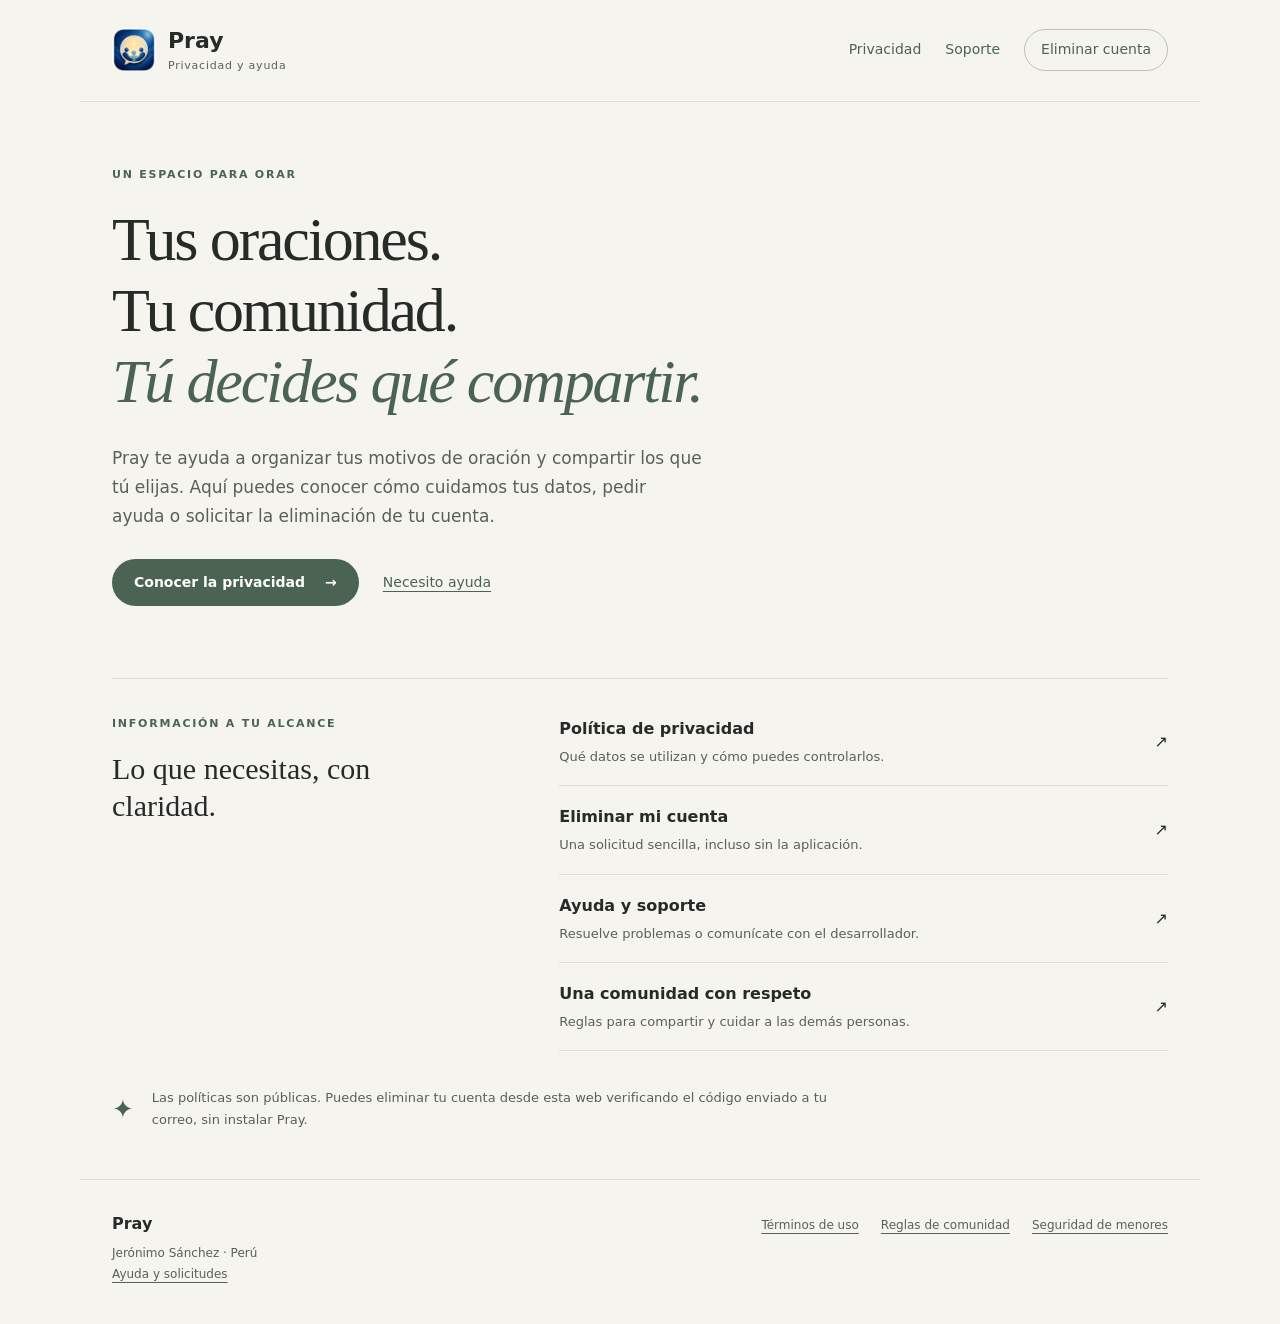
<file: index.html>
<!doctype html>
<html lang="es"><head><meta charset="utf-8"><meta name="viewport" content="width=device-width,initial-scale=1">
<meta name="description" content="Información pública de Pray: privacidad, soporte y solicitud de eliminación de cuenta. Responsable: Jerónimo Sánchez, Perú.">
<meta name="referrer" content="strict-origin-when-cross-origin">
<meta http-equiv="Content-Security-Policy" content="default-src 'none'; style-src 'self'; img-src 'self'; base-uri 'none'; form-action 'none'">
<title>Pray — Privacidad, soporte y eliminación de cuenta</title><link rel="icon" type="image/png" href="pray-icon.png"><link rel="stylesheet" href="legal.css">
</head><body><a class="skip" href="#contenido">Saltar al contenido</a>
<header class="site-header"><a class="brand" href="index.html"><img src="pray-icon.png" width="44" height="44" alt=""><span>Pray<small>Privacidad y ayuda</small></span></a>
<nav aria-label="Navegación principal"><a href="privacy.html">Privacidad</a><a href="support.html">Soporte</a><a class="nav-delete" href="account-deletion.html">Eliminar cuenta</a></nav></header><main id="contenido" class="home"><section class="hero"><p class="eyebrow">Un espacio para orar</p><h1>Tus oraciones.<br>Tu comunidad.<br><em>Tú decides qué compartir.</em></h1>
<p class="intro">Pray te ayuda a organizar tus motivos de oración y compartir los que tú elijas. Aquí puedes conocer cómo cuidamos tus datos, pedir ayuda o solicitar la eliminación de tu cuenta.</p>
<div class="hero-actions"><a class="button" href="privacy.html">Conocer la privacidad <span aria-hidden="true">→</span></a><a class="text-action" href="support.html">Necesito ayuda</a></div></section>
<section class="help-links" aria-labelledby="help-title"><div class="section-label"><p class="eyebrow">Información a tu alcance</p><h2 id="help-title">Lo que necesitas, con claridad.</h2></div>
<div class="link-list"><a href="privacy.html"><span><strong>Política de privacidad</strong><small>Qué datos se utilizan y cómo puedes controlarlos.</small></span><span aria-hidden="true">↗</span></a>
<a href="account-deletion.html"><span><strong>Eliminar mi cuenta</strong><small>Una solicitud sencilla, incluso sin la aplicación.</small></span><span aria-hidden="true">↗</span></a>
<a href="support.html"><span><strong>Ayuda y soporte</strong><small>Resuelve problemas o comunícate con el desarrollador.</small></span><span aria-hidden="true">↗</span></a>
<a href="community-guidelines.html"><span><strong>Una comunidad con respeto</strong><small>Reglas para compartir y cuidar a las demás personas.</small></span><span aria-hidden="true">↗</span></a></div></section>
<aside class="privacy-note"><span aria-hidden="true">✦</span><p>Las políticas son públicas. Puedes eliminar tu cuenta desde esta web verificando el código enviado a tu correo, sin instalar Pray.</p></aside></main><footer class="site-footer"><div><strong>Pray</strong><p>Jerónimo Sánchez · Perú<br><a href="support.html">Ayuda y solicitudes</a></p></div>
<nav aria-label="Información legal"><a href="terms.html">Términos de uso</a><a href="community-guidelines.html">Reglas de comunidad</a><a href="child-safety.html">Seguridad de menores</a></nav></footer></body></html>
</file>
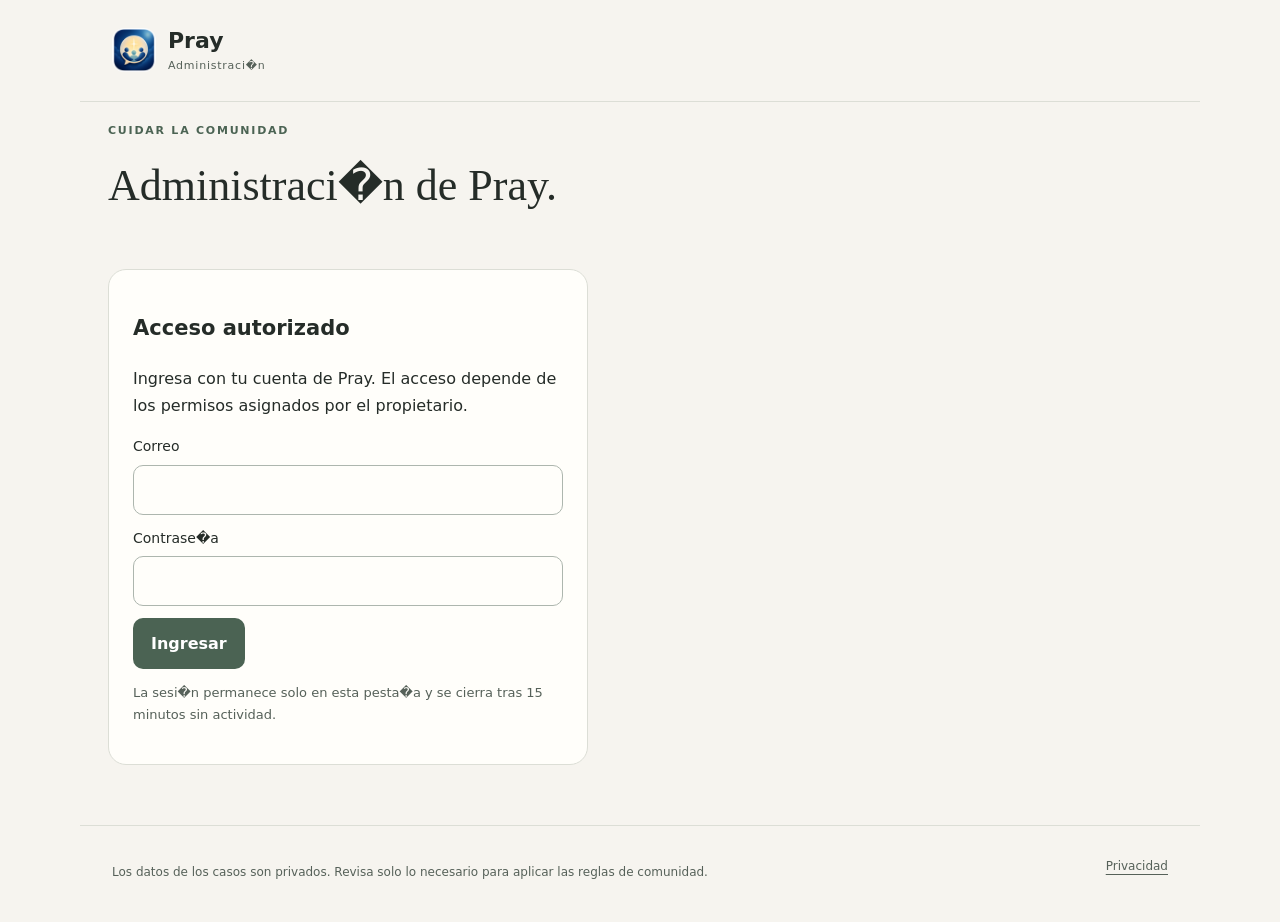
<file: admin/index.html>
<!doctype html>
<html lang="es"><head><meta charset="utf-8"><meta name="viewport" content="width=device-width,initial-scale=1">
<meta name="robots" content="noindex,nofollow"><meta name="referrer" content="no-referrer">
<meta http-equiv="Content-Security-Policy" content="default-src 'none'; script-src 'self'; style-src 'self'; img-src 'self'; connect-src https://duhfkkohhesiagwwzpqc.supabase.co; base-uri 'none'; form-action 'none'; object-src 'none'">
<title>Pray � Administraci�n</title><link rel="icon" href="../pray-icon.png"><link rel="stylesheet" href="../legal.css"><link rel="stylesheet" href="admin.css?v=20261022">
<script type="module" src="admin.js?v=20261022"></script></head><body>
<a class="skip" href="#main">Saltar al contenido</a>
<header class="site-header"><a class="brand" href="../index.html"><img src="../pray-icon.png" width="44" height="44" alt=""><span>Pray<small>Administraci�n</small></span></a><button id="logout" hidden>Cerrar sesi�n</button></header>
<main id="main" class="portal">
<p class="eyebrow">Cuidar la comunidad</p><h1>Administraci�n de Pray.</h1>
<p id="status" role="status" aria-live="polite"></p>
<section id="login" class="login-card"><h2>Acceso autorizado</h2><p>Ingresa con tu cuenta de Pray. El acceso depende de los permisos asignados por el propietario.</p>
<form id="login-form"><label>Correo<input id="email" type="email" autocomplete="username" required maxlength="254"></label>
<label>Contrase�a<input id="password" type="password" autocomplete="current-password" required></label><button type="submit">Ingresar</button></form>
<p class="small">La sesi�n permanece solo en esta pesta�a y se cierra tras 15 minutos sin actividad.</p></section>
<div id="workspace" hidden><div class="toolbar"><p id="identity"></p><button id="refresh" class="secondary">Actualizar</button></div>
<div class="admin-layout"><nav id="tabs" class="tabs" aria-label="Secciones administrativas"></nav>
<div class="admin-content"><p id="section-description" class="notice"></p><section id="panel" aria-live="polite"></section></div></div></div>
</main><footer class="site-footer"><p>Los datos de los casos son privados. Revisa solo lo necesario para aplicar las reglas de comunidad.</p><a href="../privacy.html">Privacidad</a></footer>
</body></html>
</file>
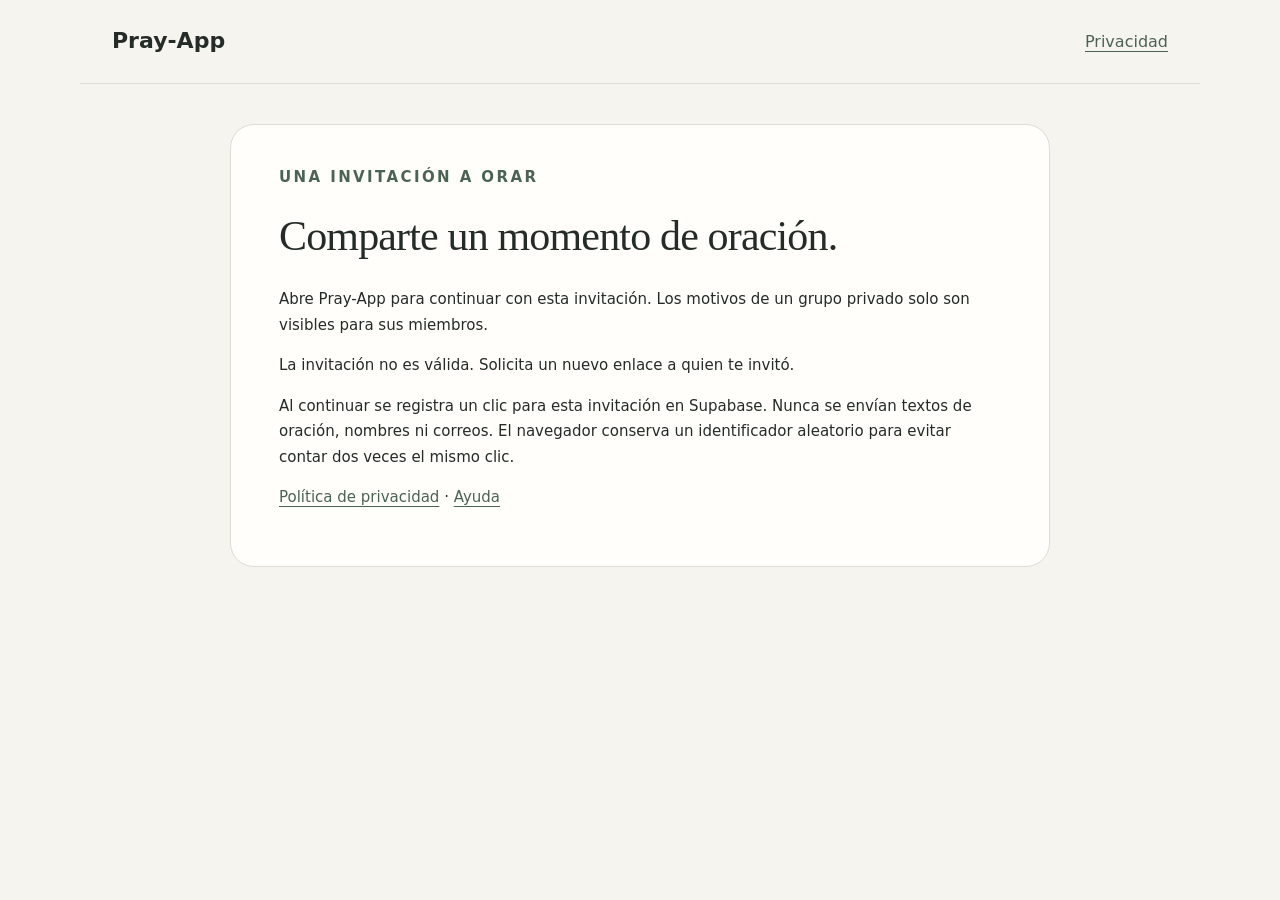
<file: join/index.html>
<!doctype html>
<html lang="es"><head><meta charset="utf-8"><meta name="viewport" content="width=device-width,initial-scale=1">
<meta name="referrer" content="no-referrer">
<meta http-equiv="Content-Security-Policy" content="default-src 'none'; script-src 'self'; style-src 'self'; img-src 'self'; connect-src https://duhfkkohhesiagwwzpqc.supabase.co; base-uri 'none'; form-action 'none'">
<meta name="robots" content="noindex,nofollow">
<title>Invitación a Pray-App</title><link rel="stylesheet" href="../legal.css"><script src="join.js" defer></script></head>
<body data-play-published="false"><header class="site-header"><a class="brand" href="../index.html">Pray-App</a><a href="../privacy.html">Privacidad</a></header>
<main class="document" id="contenido">
<p class="eyebrow">Una invitación a orar</p><h1>Comparte un momento de oración.</h1>
<p id="description">Abre Pray-App para continuar con esta invitación. Los motivos de un grupo privado solo son visibles para sus miembros.</p>
<p id="status" role="status" aria-live="polite"></p>
<p><a class="nav-delete" id="open" hidden>Abrir Pray-App</a></p>
<p><a class="nav-delete" id="install" hidden>Google Play</a></p>
<p id="coming">La publicación en Google Play está en preparación. Si ya tienes Pray-App instalado, puedes abrir la invitación.</p>
<p>Al continuar se registra un clic para esta invitación en Supabase. Nunca se envían textos de oración, nombres ni correos. El navegador conserva un identificador aleatorio para evitar contar dos veces el mismo clic.</p>
<p><a href="../privacy.html">Política de privacidad</a> · <a href="../support.html">Ayuda</a></p>
</main></body></html>
</file>
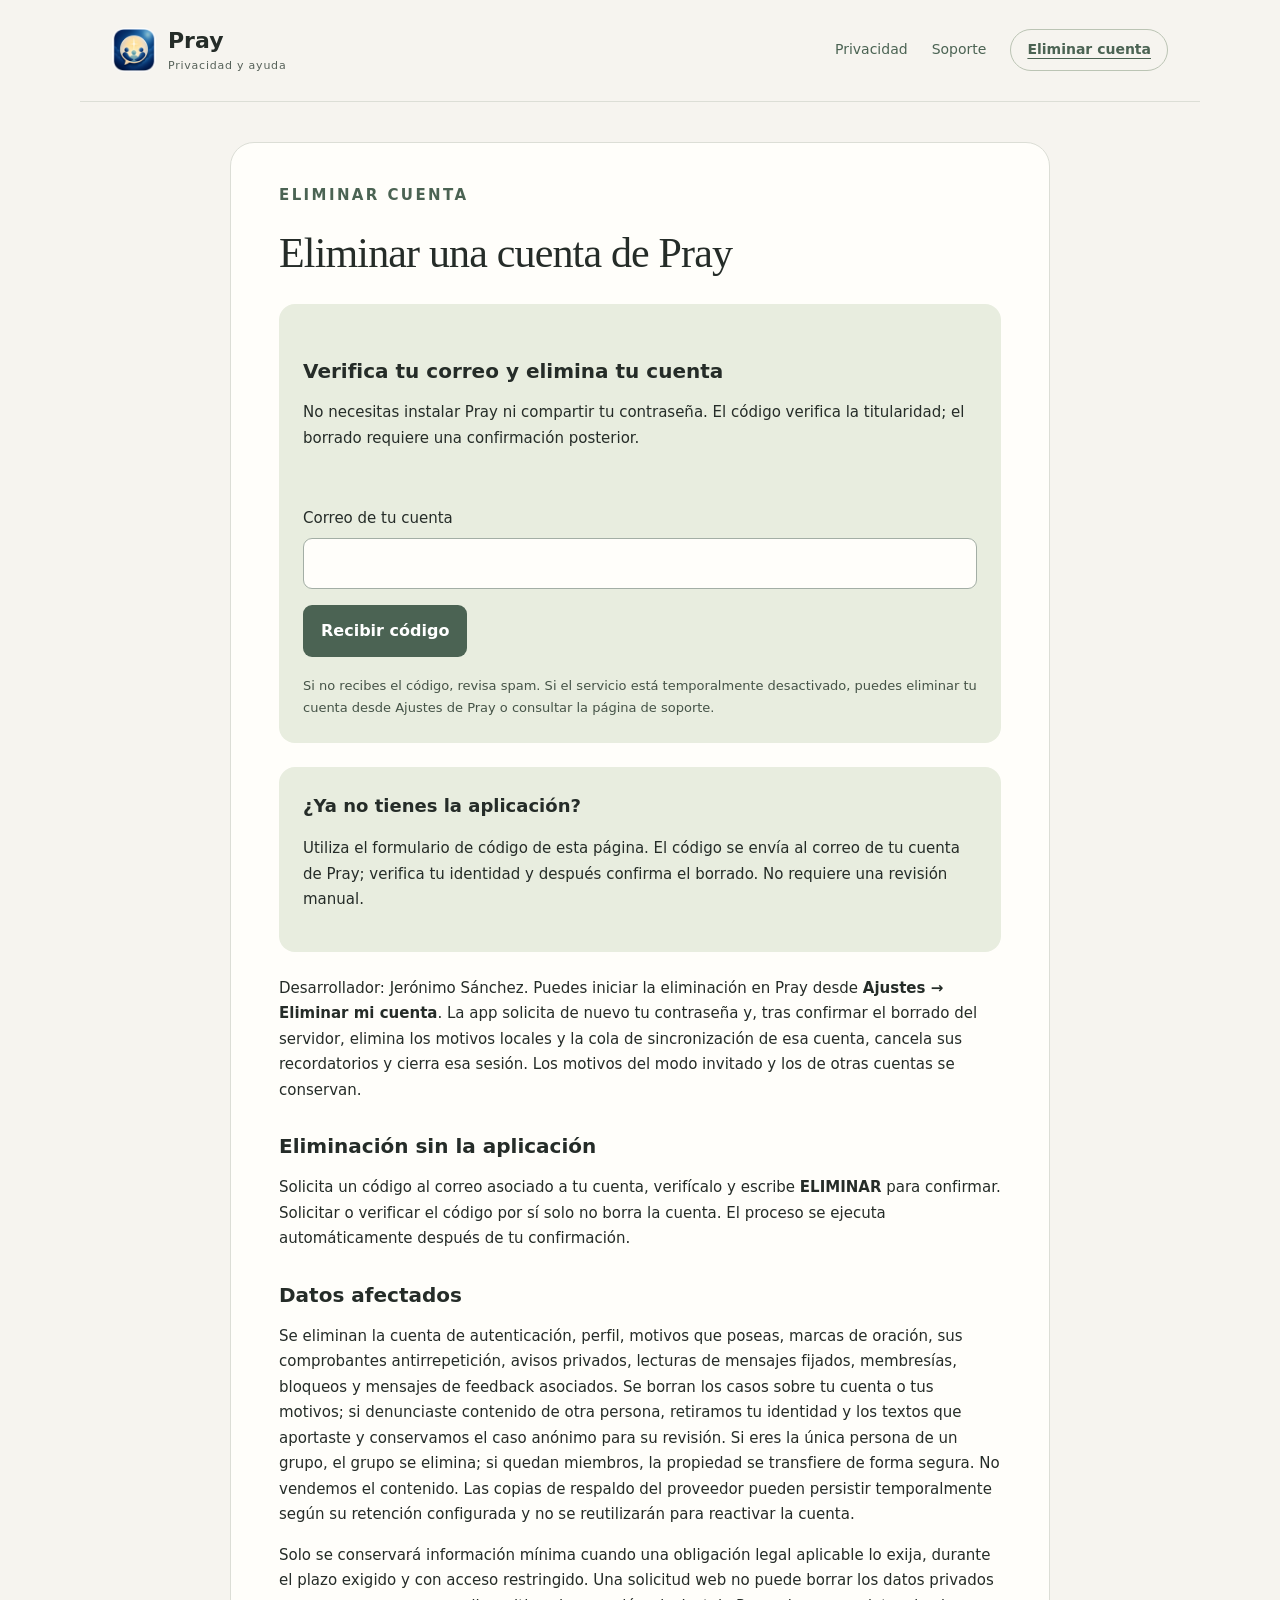
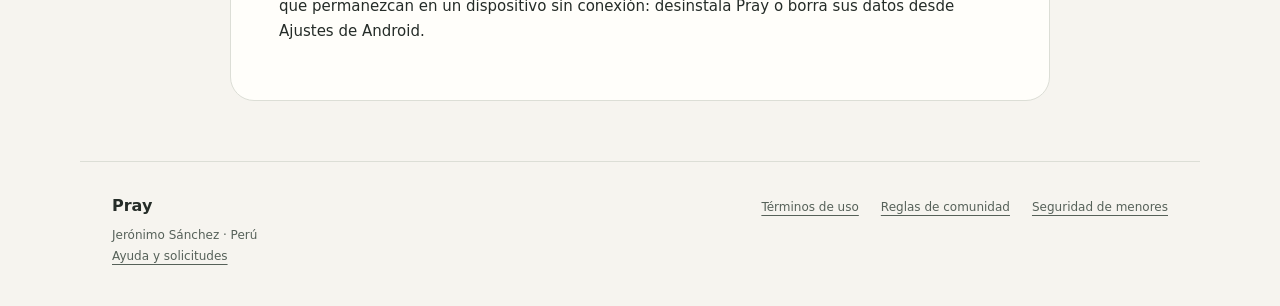
<file: account-deletion.html>
<!doctype html>
<html lang="es"><head><meta charset="utf-8"><meta name="viewport" content="width=device-width,initial-scale=1">
<meta name="description" content="Solicita la eliminación de tu cuenta y de los datos asociados, incluso si ya no tienes la app.">
<meta name="referrer" content="no-referrer">
<meta http-equiv="Content-Security-Policy" content="default-src 'none'; script-src 'self'; style-src 'self'; img-src 'self'; connect-src https://duhfkkohhesiagwwzpqc.supabase.co; base-uri 'none'; form-action 'none'; object-src 'none'">
<title>Pray — Eliminar cuenta</title><link rel="icon" type="image/png" href="pray-icon.png"><link rel="stylesheet" href="legal.css">
<link rel="stylesheet" href="deletion.css"><script type="module" src="account-deletion.js"></script></head><body><a class="skip" href="#contenido">Saltar al contenido</a>
<header class="site-header"><a class="brand" href="index.html"><img src="pray-icon.png" width="44" height="44" alt=""><span>Pray<small>Privacidad y ayuda</small></span></a>
<nav aria-label="Navegación principal"><a href="privacy.html">Privacidad</a><a href="support.html">Soporte</a><a class="nav-delete" href="account-deletion.html" aria-current="page">Eliminar cuenta</a></nav></header><main id="contenido" class="document"><p class="eyebrow">Eliminar cuenta</p><h1>Eliminar una cuenta de Pray</h1><section id="email-deletion" class="request-box" hidden>
<h2>Verifica tu correo y elimina tu cuenta</h2>
<p>No necesitas instalar Pray ni compartir tu contraseña. El código verifica la titularidad; el borrado requiere una confirmación posterior.</p>
<p id="deletion-status" role="status" aria-live="polite"></p>
<p id="deletion-help" class="small" hidden>Puedes eliminar tu cuenta desde <strong>Ajustes → Eliminar mi cuenta</strong> en Pray. Si necesitas ayuda, utiliza la <a href="support.html">página de soporte</a>.</p>
<form id="request-form"><label>Correo de tu cuenta<input id="delete-email" type="email" autocomplete="email" maxlength="254" required></label><button type="submit">Recibir código</button></form>
<form id="verify-form" hidden><label>Código recibido<input id="code" inputmode="numeric" autocomplete="one-time-code" pattern="[0-9]{6,10}" minlength="6" maxlength="10" required></label><button type="submit">Verificar código</button></form>
<form id="confirm-form" hidden><p><strong>Esta acción es permanente.</strong> Se eliminarán tu cuenta, perfil, motivos que poseas y demás datos asociados del servidor. Los grupos compartidos se conservarán y pasarán a otro miembro cuando corresponda.</p>
<label>Escribe ELIMINAR para confirmar<input id="delete-confirm" autocomplete="off" spellcheck="false" pattern="ELIMINAR" required></label><button type="submit" class="danger">Eliminar definitivamente mi cuenta</button></form>
<button id="restart" type="button" hidden>Empezar de nuevo</button>
<p class="small">Si no recibes el código, revisa spam. Si el servicio está temporalmente desactivado, puedes eliminar tu cuenta desde Ajustes de Pray o consultar la página de soporte.</p></section>
<div class="request-box"><p>¿Ya no tienes la aplicación?</p><p>Utiliza el formulario de código de esta página. El código se envía al correo de tu cuenta de Pray; verifica tu identidad y después confirma el borrado. No requiere una revisión manual.</p><noscript><p>Activa JavaScript para utilizar el formulario. También puedes eliminar tu cuenta desde Ajustes de Pray.</p></noscript></div>
<p>Desarrollador: Jerónimo Sánchez. Puedes iniciar la eliminación en Pray desde <strong>Ajustes → Eliminar mi cuenta</strong>. La app solicita de nuevo tu contraseña y, tras confirmar el borrado del servidor, elimina los motivos locales y la cola de sincronización de esa cuenta, cancela sus recordatorios y cierra esa sesión. Los motivos del modo invitado y los de otras cuentas se conservan.</p>
<h2>Eliminación sin la aplicación</h2>
<p>Solicita un código al correo asociado a tu cuenta, verifícalo y escribe <strong>ELIMINAR</strong> para confirmar. Solicitar o verificar el código por sí solo no borra la cuenta. El proceso se ejecuta automáticamente después de tu confirmación.</p>
<h2>Datos afectados</h2>
<p>Se eliminan la cuenta de autenticación, perfil, motivos que poseas, marcas de oración, sus comprobantes antirrepetición, avisos privados, lecturas de mensajes fijados, membresías, bloqueos y mensajes de feedback asociados. Se borran los casos sobre tu cuenta o tus motivos; si denunciaste contenido de otra persona, retiramos tu identidad y los textos que aportaste y conservamos el caso anónimo para su revisión. Si eres la única persona de un grupo, el grupo se elimina; si quedan miembros, la propiedad se transfiere de forma segura. No vendemos el contenido. Las copias de respaldo del proveedor pueden persistir temporalmente según su retención configurada y no se reutilizarán para reactivar la cuenta.</p>
<p>Solo se conservará información mínima cuando una obligación legal aplicable lo exija, durante el plazo exigido y con acceso restringido. Una solicitud web no puede borrar los datos privados que permanezcan en un dispositivo sin conexión: desinstala Pray o borra sus datos desde Ajustes de Android.</p>
</main><footer class="site-footer"><div><strong>Pray</strong><p>Jerónimo Sánchez · Perú<br><a href="support.html">Ayuda y solicitudes</a></p></div>
<nav aria-label="Información legal"><a href="terms.html">Términos de uso</a><a href="community-guidelines.html">Reglas de comunidad</a><a href="child-safety.html">Seguridad de menores</a></nav></footer></body></html>
</file>
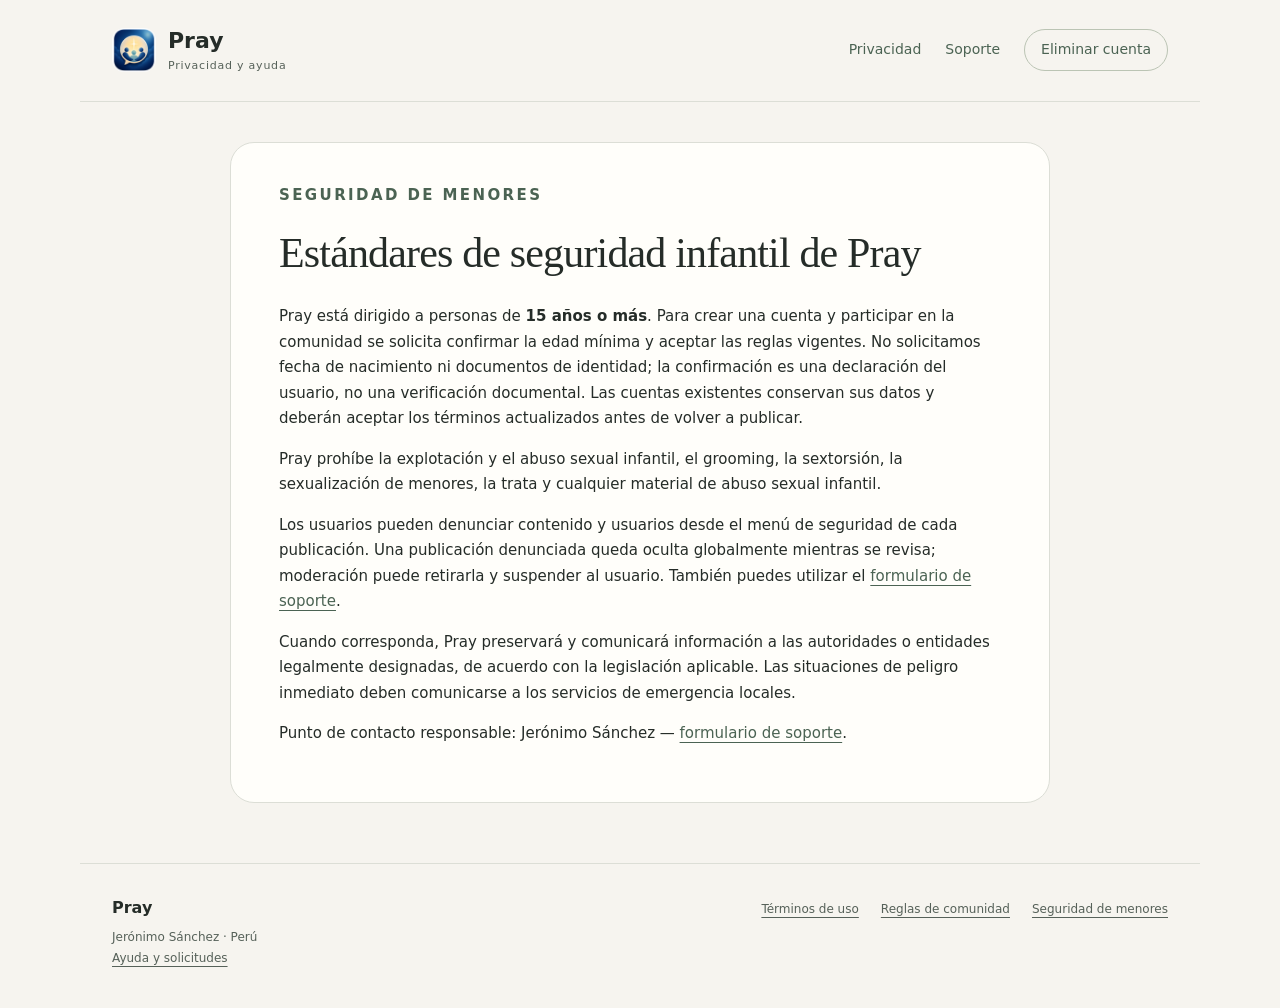
<file: child-safety.html>
<!doctype html>
<html lang="es"><head><meta charset="utf-8"><meta name="viewport" content="width=device-width,initial-scale=1">
<meta name="description" content="Estándares de seguridad infantil y vías para comunicar problemas de seguridad.">
<meta name="referrer" content="strict-origin-when-cross-origin">
<meta http-equiv="Content-Security-Policy" content="default-src 'none'; style-src 'self'; img-src 'self'; base-uri 'none'; form-action 'none'">
<title>Pray — Seguridad de menores</title><link rel="icon" type="image/png" href="pray-icon.png"><link rel="stylesheet" href="legal.css">
</head><body><a class="skip" href="#contenido">Saltar al contenido</a>
<header class="site-header"><a class="brand" href="index.html"><img src="pray-icon.png" width="44" height="44" alt=""><span>Pray<small>Privacidad y ayuda</small></span></a>
<nav aria-label="Navegación principal"><a href="privacy.html">Privacidad</a><a href="support.html">Soporte</a><a class="nav-delete" href="account-deletion.html">Eliminar cuenta</a></nav></header><main id="contenido" class="document"><p class="eyebrow">Seguridad de menores</p><h1>Estándares de seguridad infantil de Pray</h1>
<p>Pray está dirigido a personas de <strong>15 años o más</strong>. Para crear una cuenta y participar en la comunidad se solicita confirmar la edad mínima y aceptar las reglas vigentes. No solicitamos fecha de nacimiento ni documentos de identidad; la confirmación es una declaración del usuario, no una verificación documental. Las cuentas existentes conservan sus datos y deberán aceptar los términos actualizados antes de volver a publicar.</p>
<p>Pray prohíbe la explotación y el abuso sexual infantil, el grooming, la sextorsión, la sexualización de menores, la trata y cualquier material de abuso sexual infantil.</p>
<p>Los usuarios pueden denunciar contenido y usuarios desde el menú de seguridad de cada publicación. Una publicación denunciada queda oculta globalmente mientras se revisa; moderación puede retirarla y suspender al usuario. También puedes utilizar el <a href="support.html">formulario de soporte</a>.</p>
<p>Cuando corresponda, Pray preservará y comunicará información a las autoridades o entidades legalmente designadas, de acuerdo con la legislación aplicable. Las situaciones de peligro inmediato deben comunicarse a los servicios de emergencia locales.</p>
<p>Punto de contacto responsable: Jerónimo Sánchez — <a href="support.html">formulario de soporte</a>.</p>
</main><footer class="site-footer"><div><strong>Pray</strong><p>Jerónimo Sánchez · Perú<br><a href="support.html">Ayuda y solicitudes</a></p></div>
<nav aria-label="Información legal"><a href="terms.html">Términos de uso</a><a href="community-guidelines.html">Reglas de comunidad</a><a href="child-safety.html">Seguridad de menores</a></nav></footer></body></html>
</file>
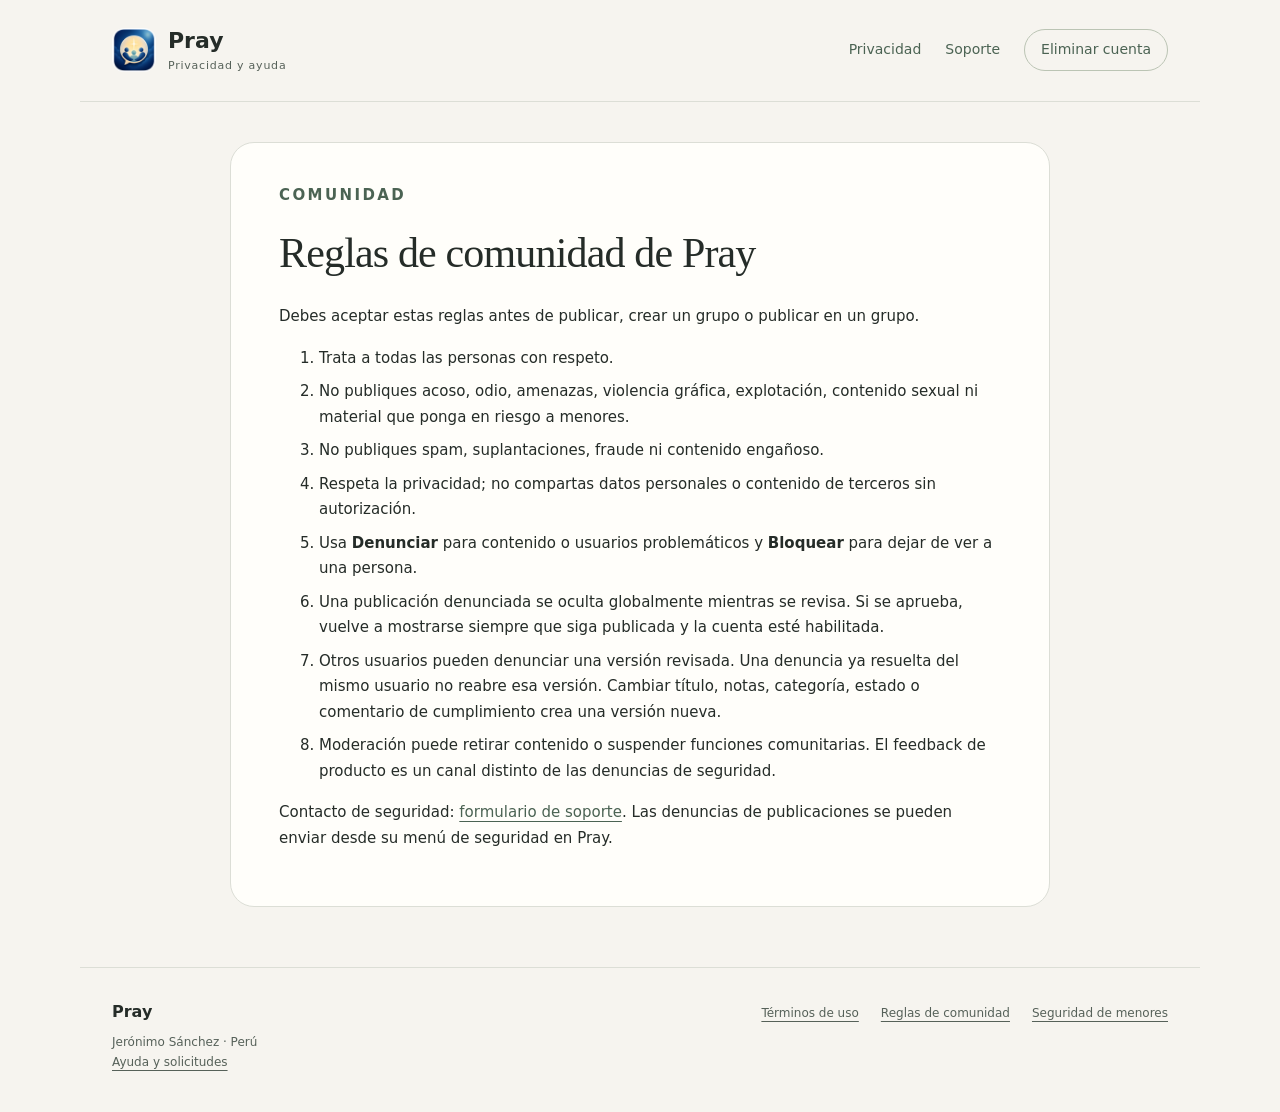
<file: community-guidelines.html>
<!doctype html>
<html lang="es"><head><meta charset="utf-8"><meta name="viewport" content="width=device-width,initial-scale=1">
<meta name="description" content="Reglas para compartir motivos de oración con respeto y cuidar la privacidad.">
<meta name="referrer" content="strict-origin-when-cross-origin">
<meta http-equiv="Content-Security-Policy" content="default-src 'none'; style-src 'self'; img-src 'self'; base-uri 'none'; form-action 'none'">
<title>Pray — Comunidad</title><link rel="icon" type="image/png" href="pray-icon.png"><link rel="stylesheet" href="legal.css">
</head><body><a class="skip" href="#contenido">Saltar al contenido</a>
<header class="site-header"><a class="brand" href="index.html"><img src="pray-icon.png" width="44" height="44" alt=""><span>Pray<small>Privacidad y ayuda</small></span></a>
<nav aria-label="Navegación principal"><a href="privacy.html">Privacidad</a><a href="support.html">Soporte</a><a class="nav-delete" href="account-deletion.html">Eliminar cuenta</a></nav></header><main id="contenido" class="document"><p class="eyebrow">Comunidad</p><h1>Reglas de comunidad de Pray</h1>
<p>Debes aceptar estas reglas antes de publicar, crear un grupo o publicar en un grupo.</p>
<ol>
<li>Trata a todas las personas con respeto.</li>
<li>No publiques acoso, odio, amenazas, violencia gráfica, explotación, contenido sexual ni material que ponga en riesgo a menores.</li>
<li>No publiques spam, suplantaciones, fraude ni contenido engañoso.</li>
<li>Respeta la privacidad; no compartas datos personales o contenido de terceros sin autorización.</li>
<li>Usa <strong>Denunciar</strong> para contenido o usuarios problemáticos y <strong>Bloquear</strong> para dejar de ver a una persona.</li>
<li>Una publicación denunciada se oculta globalmente mientras se revisa. Si se aprueba, vuelve a mostrarse siempre que siga publicada y la cuenta esté habilitada.</li>
<li>Otros usuarios pueden denunciar una versión revisada. Una denuncia ya resuelta del mismo usuario no reabre esa versión. Cambiar título, notas, categoría, estado o comentario de cumplimiento crea una versión nueva.</li>
<li>Moderación puede retirar contenido o suspender funciones comunitarias. El feedback de producto es un canal distinto de las denuncias de seguridad.</li>
</ol>
<p>Contacto de seguridad: <a href="support.html">formulario de soporte</a>. Las denuncias de publicaciones se pueden enviar desde su menú de seguridad en Pray.</p>
</main><footer class="site-footer"><div><strong>Pray</strong><p>Jerónimo Sánchez · Perú<br><a href="support.html">Ayuda y solicitudes</a></p></div>
<nav aria-label="Información legal"><a href="terms.html">Términos de uso</a><a href="community-guidelines.html">Reglas de comunidad</a><a href="child-safety.html">Seguridad de menores</a></nav></footer></body></html>
</file>
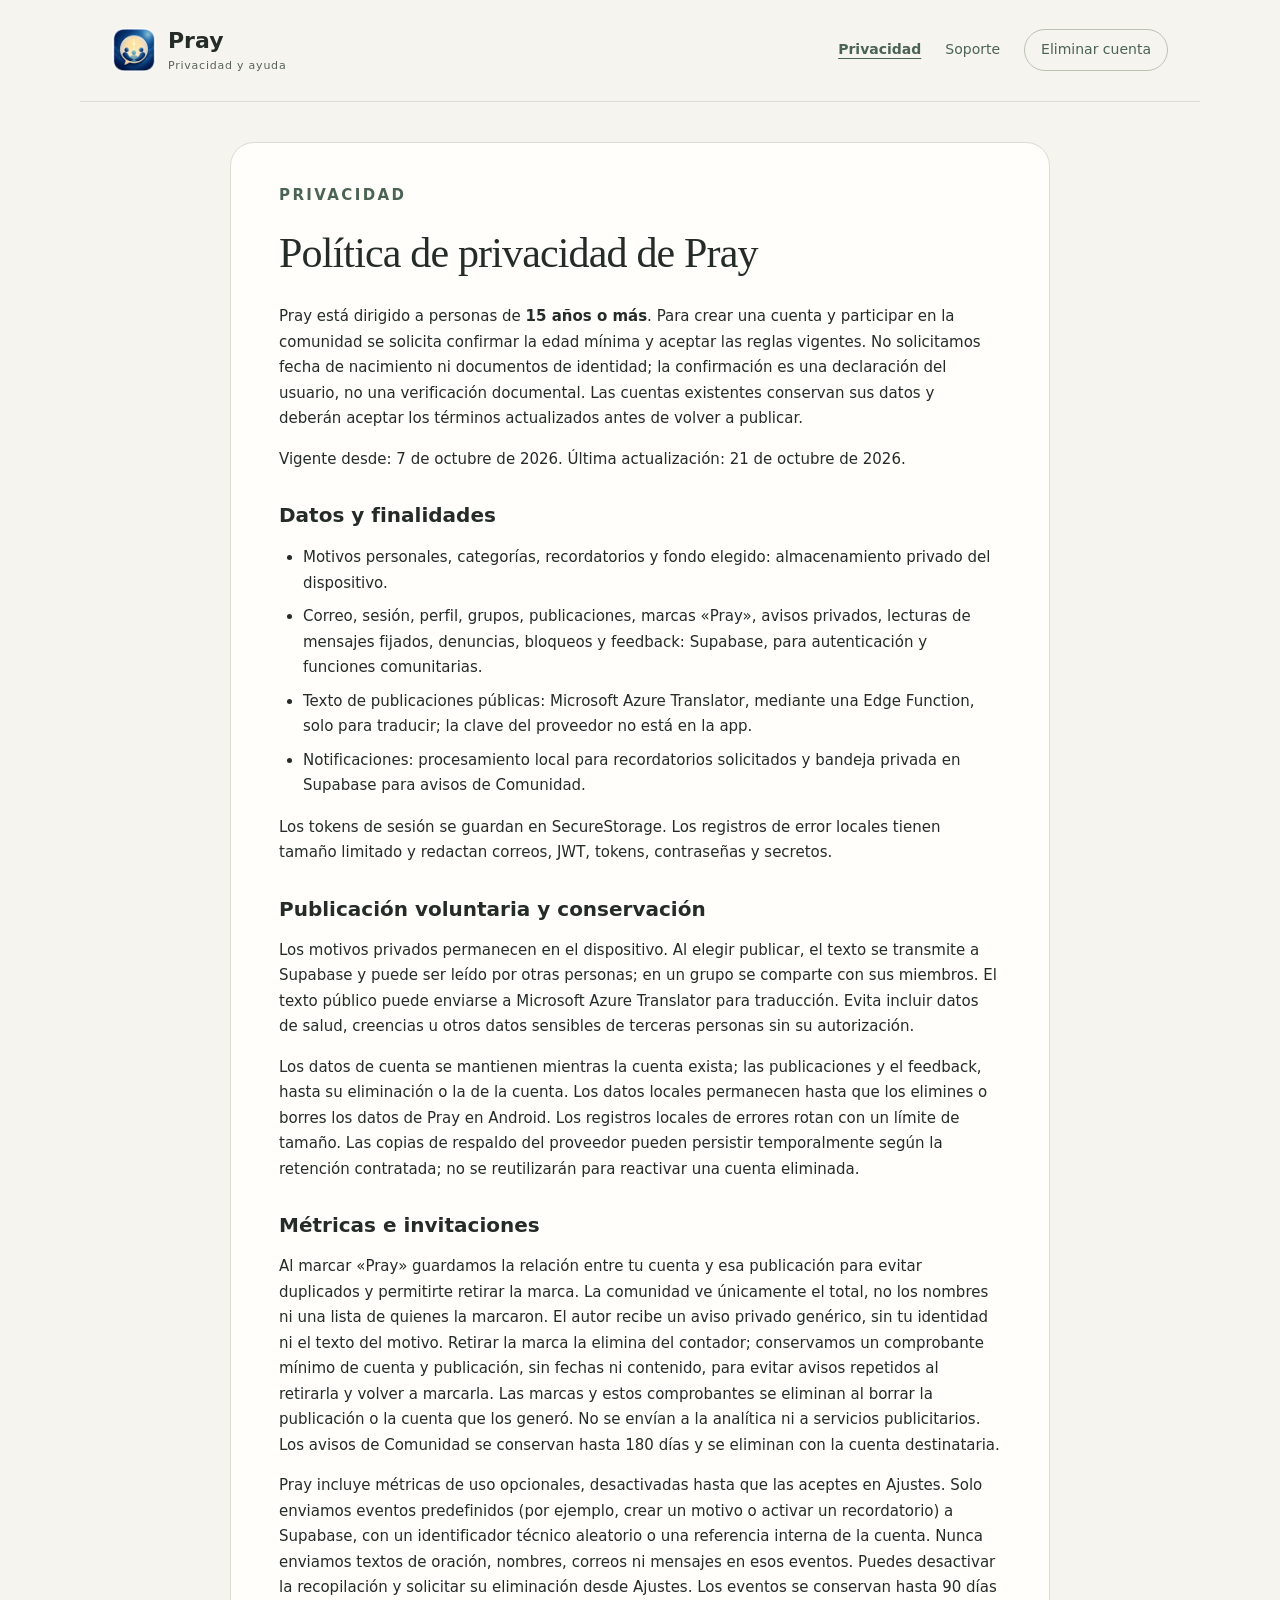
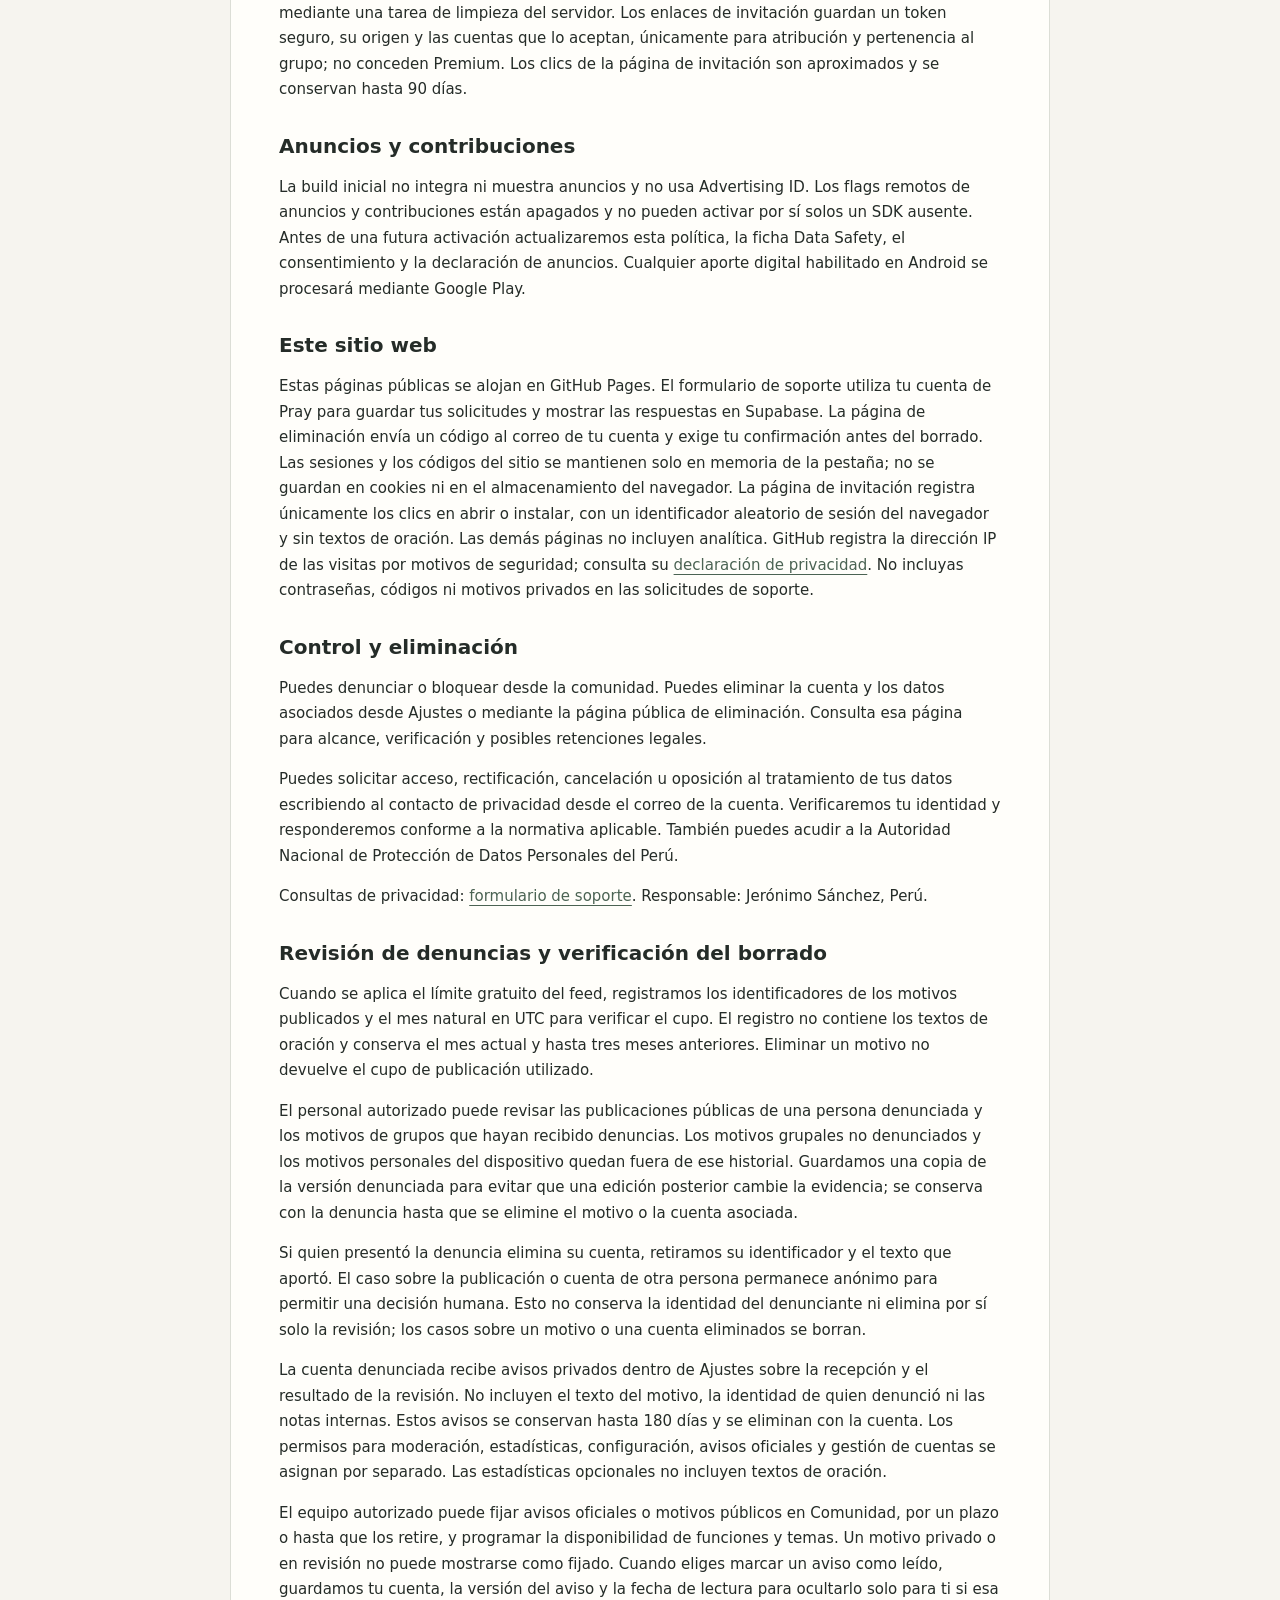
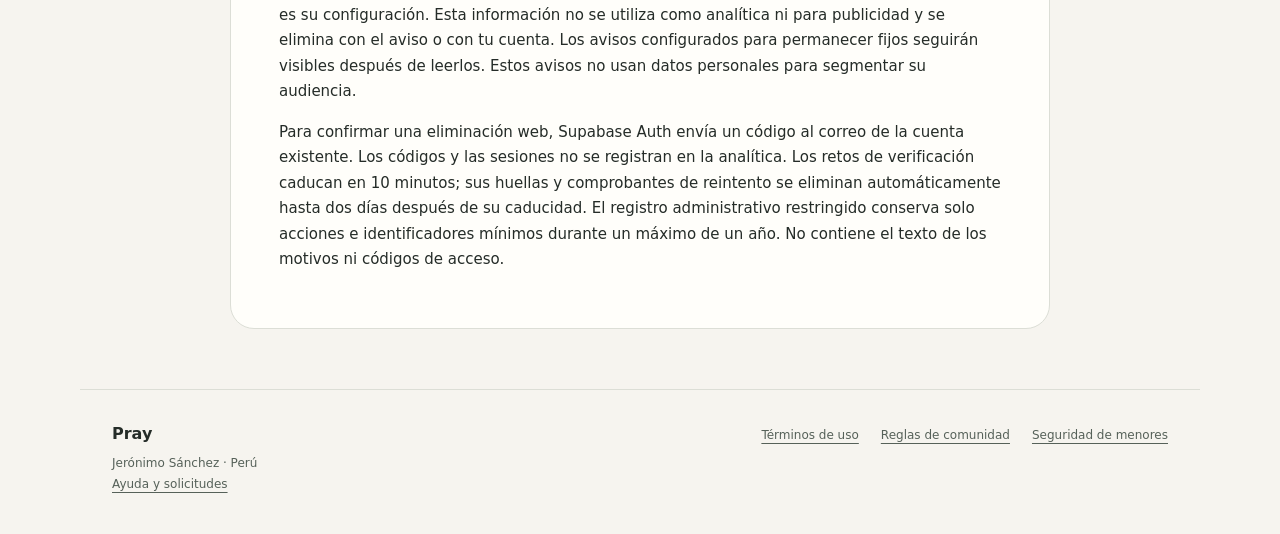
<file: privacy.html>
<!doctype html>
<html lang="es"><head><meta charset="utf-8"><meta name="viewport" content="width=device-width,initial-scale=1">
<meta name="description" content="Conoce qué datos utiliza Pray, cómo se conservan y cómo puedes ejercer tus derechos.">
<meta name="referrer" content="strict-origin-when-cross-origin">
<meta http-equiv="Content-Security-Policy" content="default-src 'none'; style-src 'self'; img-src 'self'; base-uri 'none'; form-action 'none'">
<title>Pray — Privacidad</title><link rel="icon" type="image/png" href="pray-icon.png"><link rel="stylesheet" href="legal.css">
</head><body><a class="skip" href="#contenido">Saltar al contenido</a>
<header class="site-header"><a class="brand" href="index.html"><img src="pray-icon.png" width="44" height="44" alt=""><span>Pray<small>Privacidad y ayuda</small></span></a>
<nav aria-label="Navegación principal"><a href="privacy.html" aria-current="page">Privacidad</a><a href="support.html">Soporte</a><a class="nav-delete" href="account-deletion.html">Eliminar cuenta</a></nav></header><main id="contenido" class="document"><p class="eyebrow">Privacidad</p><h1>Política de privacidad de Pray</h1>
<p>Pray está dirigido a personas de <strong>15 años o más</strong>. Para crear una cuenta y participar en la comunidad se solicita confirmar la edad mínima y aceptar las reglas vigentes. No solicitamos fecha de nacimiento ni documentos de identidad; la confirmación es una declaración del usuario, no una verificación documental. Las cuentas existentes conservan sus datos y deberán aceptar los términos actualizados antes de volver a publicar.</p><p>Vigente desde: 7 de octubre de 2026. Última actualización: 21 de octubre de 2026.</p>
<h2>Datos y finalidades</h2>
<ul>
<li>Motivos personales, categorías, recordatorios y fondo elegido: almacenamiento privado del dispositivo.</li>
<li>Correo, sesión, perfil, grupos, publicaciones, marcas «Pray», avisos privados, lecturas de mensajes fijados, denuncias, bloqueos y feedback: Supabase, para autenticación y funciones comunitarias.</li>
<li>Texto de publicaciones públicas: Microsoft Azure Translator, mediante una Edge Function, solo para traducir; la clave del proveedor no está en la app.</li>
<li>Notificaciones: procesamiento local para recordatorios solicitados y bandeja privada en Supabase para avisos de Comunidad.</li>
</ul>
<p>Los tokens de sesión se guardan en SecureStorage. Los registros de error locales tienen tamaño limitado y redactan correos, JWT, tokens, contraseñas y secretos.</p>
<h2>Publicación voluntaria y conservación</h2>
<p>Los motivos privados permanecen en el dispositivo. Al elegir publicar, el texto se transmite a Supabase y puede ser leído por otras personas; en un grupo se comparte con sus miembros. El texto público puede enviarse a Microsoft Azure Translator para traducción. Evita incluir datos de salud, creencias u otros datos sensibles de terceras personas sin su autorización.</p>
<p>Los datos de cuenta se mantienen mientras la cuenta exista; las publicaciones y el feedback, hasta su eliminación o la de la cuenta. Los datos locales permanecen hasta que los elimines o borres los datos de Pray en Android. Los registros locales de errores rotan con un límite de tamaño. Las copias de respaldo del proveedor pueden persistir temporalmente según la retención contratada; no se reutilizarán para reactivar una cuenta eliminada.</p>
<h2>Métricas e invitaciones</h2>
<p>Al marcar «Pray» guardamos la relación entre tu cuenta y esa publicación para evitar duplicados y permitirte retirar la marca. La comunidad ve únicamente el total, no los nombres ni una lista de quienes la marcaron. El autor recibe un aviso privado genérico, sin tu identidad ni el texto del motivo. Retirar la marca la elimina del contador; conservamos un comprobante mínimo de cuenta y publicación, sin fechas ni contenido, para evitar avisos repetidos al retirarla y volver a marcarla. Las marcas y estos comprobantes se eliminan al borrar la publicación o la cuenta que los generó. No se envían a la analítica ni a servicios publicitarios. Los avisos de Comunidad se conservan hasta 180 días y se eliminan con la cuenta destinataria.</p>
<p>Pray incluye métricas de uso opcionales, desactivadas hasta que las aceptes en Ajustes. Solo enviamos eventos predefinidos (por ejemplo, crear un motivo o activar un recordatorio) a Supabase, con un identificador técnico aleatorio o una referencia interna de la cuenta. Nunca enviamos textos de oración, nombres, correos ni mensajes en esos eventos. Puedes desactivar la recopilación y solicitar su eliminación desde Ajustes. Los eventos se conservan hasta 90 días mediante una tarea de limpieza del servidor. Los enlaces de invitación guardan un token seguro, su origen y las cuentas que lo aceptan, únicamente para atribución y pertenencia al grupo; no conceden Premium. Los clics de la página de invitación son aproximados y se conservan hasta 90 días.</p>
<h2>Anuncios y contribuciones</h2>
<p>La build inicial no integra ni muestra anuncios y no usa Advertising ID. Los flags remotos de anuncios y contribuciones están apagados y no pueden activar por sí solos un SDK ausente. Antes de una futura activación actualizaremos esta política, la ficha Data Safety, el consentimiento y la declaración de anuncios. Cualquier aporte digital habilitado en Android se procesará mediante Google Play.</p>
<h2>Este sitio web</h2>
<p>Estas páginas públicas se alojan en GitHub Pages. El formulario de soporte utiliza tu cuenta de Pray para guardar tus solicitudes y mostrar las respuestas en Supabase. La página de eliminación envía un código al correo de tu cuenta y exige tu confirmación antes del borrado. Las sesiones y los códigos del sitio se mantienen solo en memoria de la pestaña; no se guardan en cookies ni en el almacenamiento del navegador. La página de invitación registra únicamente los clics en abrir o instalar, con un identificador aleatorio de sesión del navegador y sin textos de oración. Las demás páginas no incluyen analítica. GitHub registra la dirección IP de las visitas por motivos de seguridad; consulta su <a href="https://docs.github.com/es/site-policy/privacy-policies/github-general-privacy-statement">declaración de privacidad</a>. No incluyas contraseñas, códigos ni motivos privados en las solicitudes de soporte.</p>
<h2>Control y eliminación</h2>
<p>Puedes denunciar o bloquear desde la comunidad. Puedes eliminar la cuenta y los datos asociados desde Ajustes o mediante la página pública de eliminación. Consulta esa página para alcance, verificación y posibles retenciones legales.</p>
<p>Puedes solicitar acceso, rectificación, cancelación u oposición al tratamiento de tus datos escribiendo al contacto de privacidad desde el correo de la cuenta. Verificaremos tu identidad y responderemos conforme a la normativa aplicable. También puedes acudir a la Autoridad Nacional de Protección de Datos Personales del Perú.</p>
<p>Consultas de privacidad: <a href="support.html">formulario de soporte</a>. Responsable: Jerónimo Sánchez, Perú.</p>
<h2>Revisión de denuncias y verificación del borrado</h2>
<p>Cuando se aplica el límite gratuito del feed, registramos los identificadores de los motivos publicados y el mes natural en UTC para verificar el cupo. El registro no contiene los textos de oración y conserva el mes actual y hasta tres meses anteriores. Eliminar un motivo no devuelve el cupo de publicación utilizado.</p>
<p>El personal autorizado puede revisar las publicaciones públicas de una persona denunciada y los motivos de grupos que hayan recibido denuncias. Los motivos grupales no denunciados y los motivos personales del dispositivo quedan fuera de ese historial. Guardamos una copia de la versión denunciada para evitar que una edición posterior cambie la evidencia; se conserva con la denuncia hasta que se elimine el motivo o la cuenta asociada.</p>
<p>Si quien presentó la denuncia elimina su cuenta, retiramos su identificador y el texto que aportó. El caso sobre la publicación o cuenta de otra persona permanece anónimo para permitir una decisión humana. Esto no conserva la identidad del denunciante ni elimina por sí solo la revisión; los casos sobre un motivo o una cuenta eliminados se borran.</p>
<p>La cuenta denunciada recibe avisos privados dentro de Ajustes sobre la recepción y el resultado de la revisión. No incluyen el texto del motivo, la identidad de quien denunció ni las notas internas. Estos avisos se conservan hasta 180 días y se eliminan con la cuenta. Los permisos para moderación, estadísticas, configuración, avisos oficiales y gestión de cuentas se asignan por separado. Las estadísticas opcionales no incluyen textos de oración.</p>
<p>El equipo autorizado puede fijar avisos oficiales o motivos públicos en Comunidad, por un plazo o hasta que los retire, y programar la disponibilidad de funciones y temas. Un motivo privado o en revisión no puede mostrarse como fijado. Cuando eliges marcar un aviso como leído, guardamos tu cuenta, la versión del aviso y la fecha de lectura para ocultarlo solo para ti si esa es su configuración. Esta información no se utiliza como analítica ni para publicidad y se elimina con el aviso o con tu cuenta. Los avisos configurados para permanecer fijos seguirán visibles después de leerlos. Estos avisos no usan datos personales para segmentar su audiencia.</p>
<p>Para confirmar una eliminación web, Supabase Auth envía un código al correo de la cuenta existente. Los códigos y las sesiones no se registran en la analítica. Los retos de verificación caducan en 10 minutos; sus huellas y comprobantes de reintento se eliminan automáticamente hasta dos días después de su caducidad. El registro administrativo restringido conserva solo acciones e identificadores mínimos durante un máximo de un año. No contiene el texto de los motivos ni códigos de acceso.</p>
</main><footer class="site-footer"><div><strong>Pray</strong><p>Jerónimo Sánchez · Perú<br><a href="support.html">Ayuda y solicitudes</a></p></div>
<nav aria-label="Información legal"><a href="terms.html">Términos de uso</a><a href="community-guidelines.html">Reglas de comunidad</a><a href="child-safety.html">Seguridad de menores</a></nav></footer></body></html>
</file>
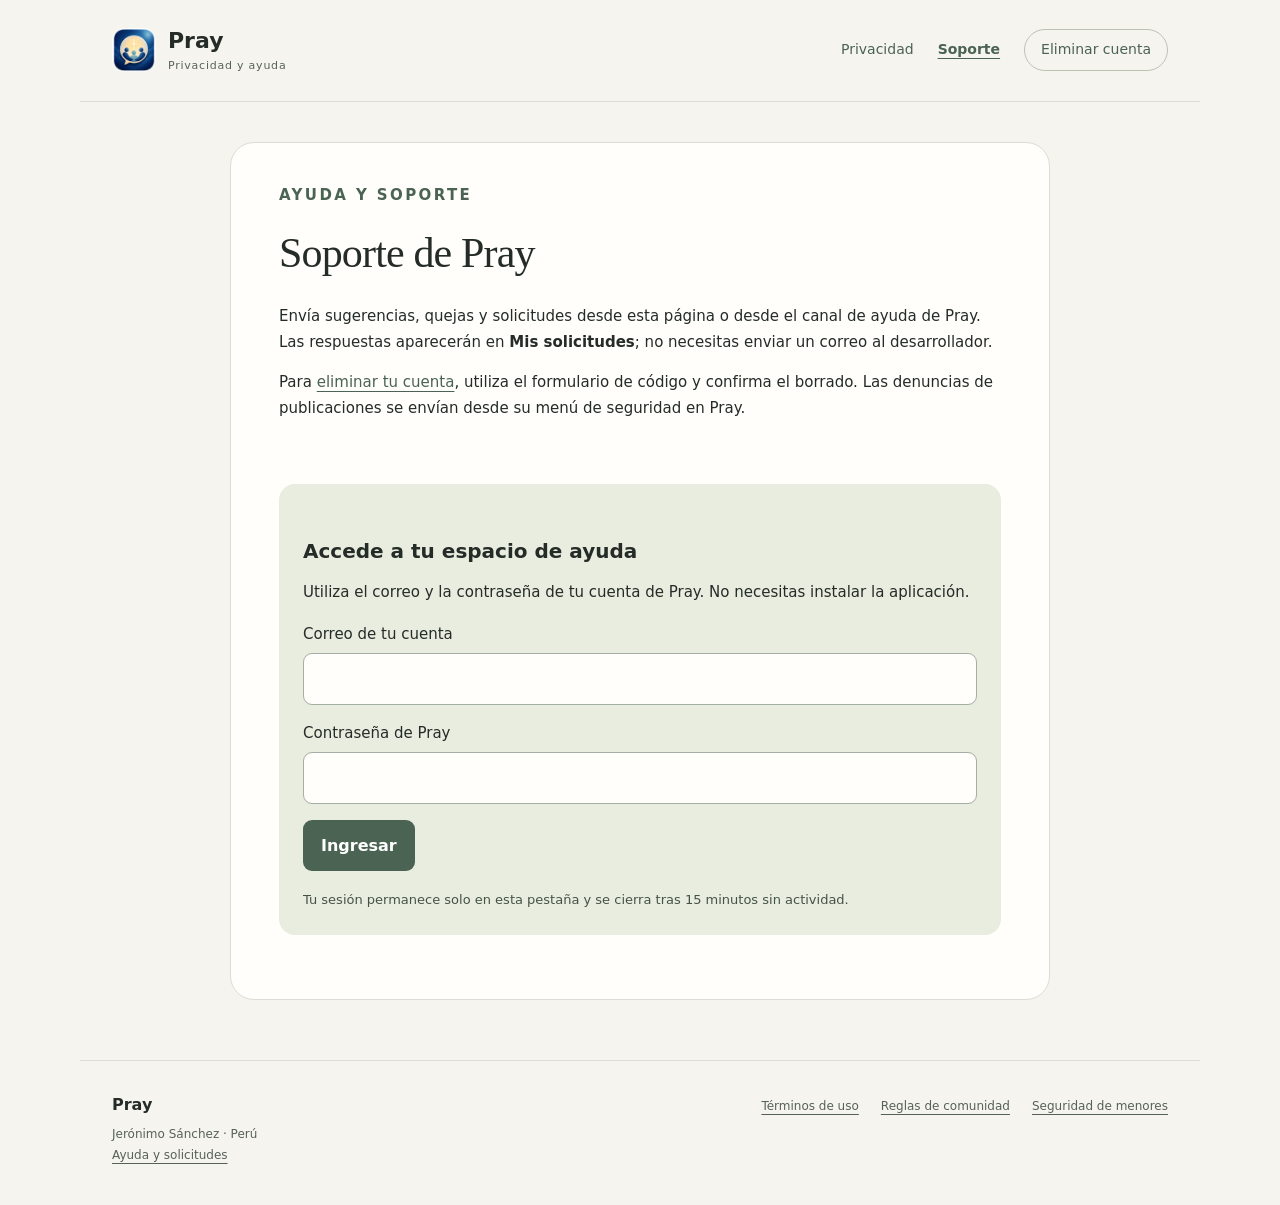
<file: support.html>
<!doctype html>
<html lang="es"><head><meta charset="utf-8"><meta name="viewport" content="width=device-width,initial-scale=1">
<meta name="description" content="Envía sugerencias, quejas y solicitudes, y consulta las respuestas de Pray desde esta página.">
<meta name="referrer" content="no-referrer">
<meta http-equiv="Content-Security-Policy" content="default-src 'none'; script-src 'self'; style-src 'self'; img-src 'self'; connect-src https://duhfkkohhesiagwwzpqc.supabase.co; base-uri 'none'; form-action 'none'; object-src 'none'">
<title>Pray — Ayuda y soporte</title><link rel="icon" type="image/png" href="pray-icon.png"><link rel="stylesheet" href="legal.css">
<link rel="stylesheet" href="support.css"><script type="module" src="support.js"></script></head><body><a class="skip" href="#contenido">Saltar al contenido</a>
<header class="site-header"><a class="brand" href="index.html"><img src="pray-icon.png" width="44" height="44" alt=""><span>Pray<small>Privacidad y ayuda</small></span></a>
<nav aria-label="Navegación principal"><a href="privacy.html">Privacidad</a><a href="support.html" aria-current="page">Soporte</a><a class="nav-delete" href="account-deletion.html">Eliminar cuenta</a></nav></header><main id="contenido" class="document"><p class="eyebrow">Ayuda y soporte</p><h1>Soporte de Pray</h1>
<p>Envía sugerencias, quejas y solicitudes desde esta página o desde el canal de ayuda de Pray. Las respuestas aparecerán en <strong>Mis solicitudes</strong>; no necesitas enviar un correo al desarrollador.</p>
<p>Para <a href="account-deletion.html">eliminar tu cuenta</a>, utiliza el formulario de código y confirma el borrado. Las denuncias de publicaciones se envían desde su menú de seguridad en Pray.</p>
<section id="support-portal" hidden>
<p id="support-status" role="status" aria-live="polite"></p>
<section id="support-login" class="request-box"><h2>Accede a tu espacio de ayuda</h2>
<p>Utiliza el correo y la contraseña de tu cuenta de Pray. No necesitas instalar la aplicación.</p>
<form id="support-login-form"><label>Correo de tu cuenta<input id="support-email" type="email" autocomplete="username" maxlength="254" required></label>
<label>Contraseña de Pray<input id="support-password" type="password" autocomplete="current-password" required></label><button type="submit">Ingresar</button></form>
<p class="small">Tu sesión permanece solo en esta pestaña y se cierra tras 15 minutos sin actividad.</p></section>
<div id="support-workspace" hidden><div class="support-toolbar"><h2>Tu espacio de ayuda</h2><button id="support-logout" type="button" class="secondary" hidden>Cerrar sesión</button></div>
<form id="support-form" class="request-box"><label for="support-kind">Tipo de solicitud</label><select id="support-kind"><option value="suggestion">Sugerencia</option><option value="complaint">Queja</option><option value="request">Solicitud</option></select>
<label>Asunto<input id="support-subject" maxlength="120" required></label><label>Mensaje<textarea id="support-message" maxlength="3000" required></textarea></label>
<p class="small">Si reportas un problema, incluye versión de Pray, modelo y versión de Android. Nunca incluyas contraseñas, códigos, tokens ni motivos privados.</p>
<button type="submit">Enviar solicitud</button></form>
<div class="support-toolbar"><h2>Mis solicitudes</h2><button id="support-refresh" type="button" class="secondary">Actualizar solicitudes</button></div>
<div id="support-history"></div></div></section>
<noscript><p>Activa JavaScript para utilizar el formulario. También puedes enviar solicitudes desde el canal de ayuda de Pray.</p></noscript>
</main><footer class="site-footer"><div><strong>Pray</strong><p>Jerónimo Sánchez · Perú<br><a href="support.html">Ayuda y solicitudes</a></p></div>
<nav aria-label="Información legal"><a href="terms.html">Términos de uso</a><a href="community-guidelines.html">Reglas de comunidad</a><a href="child-safety.html">Seguridad de menores</a></nav></footer></body></html>
</file>
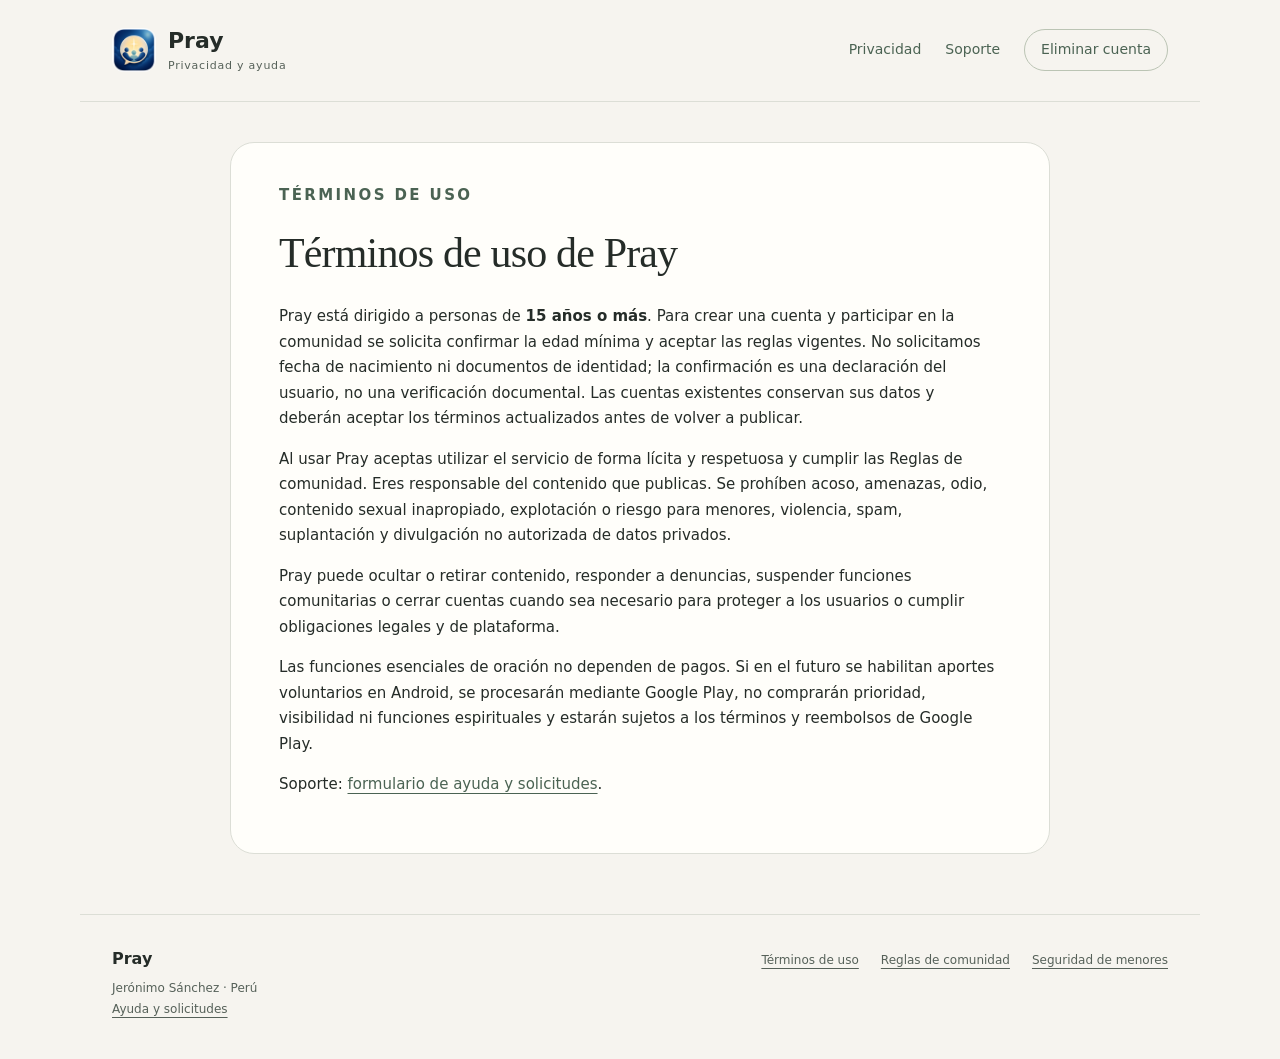
<file: terms.html>
<!doctype html>
<html lang="es"><head><meta charset="utf-8"><meta name="viewport" content="width=device-width,initial-scale=1">
<meta name="description" content="Condiciones para utilizar Pray y participar en sus funciones comunitarias.">
<meta name="referrer" content="strict-origin-when-cross-origin">
<meta http-equiv="Content-Security-Policy" content="default-src 'none'; style-src 'self'; img-src 'self'; base-uri 'none'; form-action 'none'">
<title>Pray — Términos de uso</title><link rel="icon" type="image/png" href="pray-icon.png"><link rel="stylesheet" href="legal.css">
</head><body><a class="skip" href="#contenido">Saltar al contenido</a>
<header class="site-header"><a class="brand" href="index.html"><img src="pray-icon.png" width="44" height="44" alt=""><span>Pray<small>Privacidad y ayuda</small></span></a>
<nav aria-label="Navegación principal"><a href="privacy.html">Privacidad</a><a href="support.html">Soporte</a><a class="nav-delete" href="account-deletion.html">Eliminar cuenta</a></nav></header><main id="contenido" class="document"><p class="eyebrow">Términos de uso</p><h1>Términos de uso de Pray</h1>
<p>Pray está dirigido a personas de <strong>15 años o más</strong>. Para crear una cuenta y participar en la comunidad se solicita confirmar la edad mínima y aceptar las reglas vigentes. No solicitamos fecha de nacimiento ni documentos de identidad; la confirmación es una declaración del usuario, no una verificación documental. Las cuentas existentes conservan sus datos y deberán aceptar los términos actualizados antes de volver a publicar.</p>
<p>Al usar Pray aceptas utilizar el servicio de forma lícita y respetuosa y cumplir las Reglas de comunidad. Eres responsable del contenido que publicas. Se prohíben acoso, amenazas, odio, contenido sexual inapropiado, explotación o riesgo para menores, violencia, spam, suplantación y divulgación no autorizada de datos privados.</p>
<p>Pray puede ocultar o retirar contenido, responder a denuncias, suspender funciones comunitarias o cerrar cuentas cuando sea necesario para proteger a los usuarios o cumplir obligaciones legales y de plataforma.</p>
<p>Las funciones esenciales de oración no dependen de pagos. Si en el futuro se habilitan aportes voluntarios en Android, se procesarán mediante Google Play, no comprarán prioridad, visibilidad ni funciones espirituales y estarán sujetos a los términos y reembolsos de Google Play.</p>
<p>Soporte: <a href="support.html">formulario de ayuda y solicitudes</a>.</p>
</main><footer class="site-footer"><div><strong>Pray</strong><p>Jerónimo Sánchez · Perú<br><a href="support.html">Ayuda y solicitudes</a></p></div>
<nav aria-label="Información legal"><a href="terms.html">Términos de uso</a><a href="community-guidelines.html">Reglas de comunidad</a><a href="child-safety.html">Seguridad de menores</a></nav></footer></body></html>
</file>
<file: legal.css>
@charset "UTF-8";
:root{color-scheme:light;--bg:#f6f4ef;--paper:#fffefa;--ink:#252c28;--muted:#566159;--accent:#4b6353;--line:#dcded6;--soft:#e8eddf;--purple:#716383}
*{box-sizing:border-box}html{background:var(--bg);color:var(--ink);font-family:system-ui,-apple-system,"Segoe UI",sans-serif;line-height:1.7}body{margin:0}a{color:var(--accent);text-underline-offset:4px;overflow-wrap:anywhere}a:hover{color:#293e30}a:focus-visible{outline:3px solid var(--purple);outline-offset:5px;border-radius:3px}.skip{position:absolute;left:16px;top:-100px;z-index:3;background:var(--paper);padding:12px}.skip:focus{top:12px}.site-header,.site-footer{max-width:1120px;margin:auto;padding:28px 32px;display:flex;align-items:center;justify-content:space-between;gap:28px}.site-header{border-bottom:1px solid var(--line)}.brand{display:flex;align-items:center;gap:12px;text-decoration:none;color:var(--ink);font-size:22px;font-weight:700;line-height:1.2}.brand img{border-radius:12px}.brand small{display:block;font-size:11px;font-weight:500;letter-spacing:.07em;color:var(--muted);margin-top:5px}.site-header nav{display:flex;align-items:center;gap:24px}.site-header nav a{font-size:14px;text-decoration:none}.site-header nav a[aria-current]{font-weight:700;text-decoration:underline}.nav-delete{border:1px solid #bbc4b4;border-radius:100px;padding:8px 16px}.home{max-width:1120px;margin:auto;padding:64px 32px 48px}.eyebrow{text-transform:uppercase;font-size:11px;letter-spacing:.16em;color:var(--accent);font-weight:650;margin:0 0 20px}.hero{max-width:820px}.hero h1{font-family:Georgia,"Times New Roman",serif;font-weight:400;font-size:clamp(36px,5vw,62px);line-height:1.14;letter-spacing:-.035em;margin:0 0 28px}.hero h1 em{font-weight:400;color:var(--accent)}.intro{font-size:17px;max-width:590px;color:var(--muted);margin:0}.hero-actions{display:flex;align-items:center;gap:24px;flex-wrap:wrap;margin-top:28px}.button{display:inline-flex;align-items:center;justify-content:center;gap:20px;background:var(--accent);color:white;padding:13px 22px;text-decoration:none;border-radius:100px;line-height:1.5;font-size:14px;font-weight:600}.button:hover{background:#354c3d;color:white}.text-action{font-size:14px}.help-links{display:grid;grid-template-columns:.85fr 1.35fr;gap:64px;margin-top:72px;padding-top:36px;border-top:1px solid var(--line)}.section-label h2{font-family:Georgia,serif;font-weight:400;font-size:30px;line-height:1.25;max-width:290px;margin:0}.section-label .eyebrow{margin-bottom:16px}.link-list a{display:flex;align-items:center;justify-content:space-between;gap:20px;text-decoration:none;padding:17px 0;border-bottom:1px solid var(--line);color:var(--ink)}.link-list a:first-child{padding-top:0}.link-list a:hover strong{text-decoration:underline}.link-list strong{display:block;font-size:16px;font-weight:600}.link-list small{display:block;font-size:13px;color:var(--muted);margin-top:4px}.privacy-note{display:flex;gap:18px;align-items:center;margin-top:36px;max-width:750px;color:var(--muted);font-size:13px}.privacy-note>span{color:var(--accent);font-size:26px}.privacy-note p{margin:0}.document{max-width:820px;margin:40px auto 60px;padding:40px 48px;background:var(--paper);border:1px solid var(--line);border-radius:24px}.document h1{font-family:Georgia,serif;font-weight:400;font-size:clamp(30px,4vw,42px);line-height:1.2;letter-spacing:-.02em;margin:0 0 26px}.document h2{font-size:20px;line-height:1.35;margin:30px 0 12px}.document p,.document li{font-size:15px}.document li{margin:8px 0}.document ul{padding-left:24px}.request-box{padding:24px;background:var(--soft);border-radius:16px;margin:24px 0}.request-box>p:first-child{font-size:18px;font-weight:600;margin:0 0 14px}.request-box .small{font-size:13px;color:#455347;margin:18px 0 0}.site-footer{border-top:1px solid var(--line);align-items:flex-start;padding-top:30px;padding-bottom:40px;color:var(--muted);font-size:12px}.site-footer strong{font-size:16px;color:var(--ink)}.site-footer p{margin:6px 0 0}.site-footer nav{display:flex;gap:22px;flex-wrap:wrap;padding-top:5px}.site-footer a{color:var(--muted)}
@media(max-width:650px){.site-header{padding:20px;gap:18px;flex-wrap:wrap}.site-header nav{width:100%;justify-content:space-between;gap:10px}.site-header nav a{font-size:13px}.nav-delete{padding:6px 12px}.home{padding:36px 22px}.hero h1{font-size:39px}.intro{font-size:15px}.help-links{grid-template-columns:1fr;gap:28px;margin-top:48px;padding-top:28px}.section-label h2{max-width:none;font-size:27px}.document{margin:24px 14px 40px;padding:28px 22px;border-radius:18px}.request-box{padding:18px}.request-box .button{width:100%;padding:12px 15px;font-size:13px}.site-footer{padding:24px 22px 32px;flex-direction:column;gap:22px}.site-footer nav{gap:14px 22px}.privacy-note{align-items:flex-start}.hero-actions{gap:20px}}
@media(prefers-reduced-motion:reduce){*{scroll-behavior:auto!important}}
@media print{.site-header,.site-footer,.skip{display:none}.document{border:0;padding:0;margin:0;max-width:none}html{background:white}.request-box{background:white;border:1px solid #777}.button{color:#000;background:none;border:1px solid #777}}
</file>
<file: admin/admin.css>
.portal{max-width:1120px;margin:20px auto 60px;padding:0 28px}.portal h1{font-family:Georgia,serif;font-weight:400;font-size:clamp(30px,4vw,44px);line-height:1.2;max-width:750px;margin:12px 0 24px}.login-card,.card{background:var(--paper);border:1px solid var(--line);border-radius:18px;padding:24px;margin:16px 0}.login-card{max-width:480px}.portal h2{font-size:21px}.portal h3{font-size:17px;margin:0 0 8px}label{display:block;font-size:14px;margin:12px 0}input,select,textarea{display:block;width:100%;padding:12px;border:1px solid #adb6ae;border-radius:10px;background:var(--paper);color:var(--ink);font:inherit;margin-top:6px}textarea{min-height:85px;resize:vertical}input[type=checkbox]{display:inline;width:auto;margin:0 9px 0 0}button{background:var(--accent);color:white;border:0;border-radius:10px;padding:12px 18px;font:inherit;font-weight:600;cursor:pointer;min-height:44px}button.secondary{background:var(--soft);color:var(--ink)}button.danger{background:#a53735}button:disabled{opacity:.55;cursor:wait}button:focus-visible,input:focus-visible,select:focus-visible,textarea:focus-visible{outline:3px solid #659686;outline-offset:3px}.toolbar,.actions{display:flex;align-items:center;gap:12px;flex-wrap:wrap}.toolbar{justify-content:space-between}.tabs{display:flex;gap:8px;flex-wrap:wrap;margin:20px 0}.tabs button{background:var(--soft);color:var(--ink)}.tabs button[aria-current=true]{background:var(--accent);color:white}.metrics{display:grid;grid-template-columns:repeat(auto-fit,minmax(155px,1fr));gap:14px}.metric{border:1px solid var(--line);border-radius:14px;padding:20px;background:var(--paper)}.metric strong{display:block;font-size:30px}.small,.muted{font-size:13px;color:var(--muted)}.case-text{white-space:pre-wrap;overflow-wrap:anywhere;max-height:450px;overflow:auto;line-height:1.6}.grid-form{display:grid;grid-template-columns:repeat(auto-fit,minmax(240px,1fr));gap:8px 24px}.permission-row{display:flex;flex-wrap:wrap;gap:0 18px}.notice{padding:14px;background:var(--soft);border-radius:10px}#status{min-height:24px}#status[data-error=true]{color:#a53735}table{width:100%;border-collapse:collapse;font-size:14px}th,td{text-align:left;border-bottom:1px solid var(--line);padding:12px}.table-wrap{overflow:auto}.stat-list{padding-left:20px}.portal [hidden],header [hidden]{display:none!important}@media(max-width:650px){.portal{padding:0 18px}.card,.login-card{padding:18px}.actions button{flex:1}.tabs button{font-size:14px}.portal h1{font-size:32px}}@media print{#workspace{display:none}}

.card h4{margin:1rem 0 .4rem}.card textarea{min-height:6rem;resize:vertical}.card .card{margin-top:.8rem;background:var(--surface,#fff)}.permission-row{row-gap:.6rem}
.card { overflow-wrap:anywhere; }
.pin-candidates{display:grid;gap:12px;margin:12px 0;max-height:520px;overflow:auto}.pin-candidate{padding:16px;border:1px solid var(--line);border-radius:12px;background:var(--paper)}.pin-candidate p{margin:8px 0}.pin-candidate .case-text{max-height:110px}.pin-candidate button{margin-top:6px}

/* Layout shared by every administrative section. */
.admin-layout{display:grid;grid-template-columns:210px minmax(0,1fr);gap:28px;align-items:start}.admin-content{min-width:0}.tabs{display:block;position:sticky;top:20px;margin-top:16px}.nav-group{margin-bottom:22px}.nav-label{font-size:11px;text-transform:uppercase;letter-spacing:.1em;color:var(--muted);margin:0 10px 6px}.tabs button{display:block;width:100%;text-align:left;margin:4px 0;min-height:48px}.config-group{margin:0;border:1px solid var(--line);border-radius:12px;padding:16px;min-width:0}.config-group legend{font-weight:650;padding:0 6px}.config-group label:has(input[type=checkbox]){display:flex;align-items:start;gap:8px;padding:8px 0}.config-group input[type=checkbox]{flex-shrink:0;margin-top:5px}.diagnostic-grid{display:grid;grid-template-columns:repeat(auto-fit,minmax(180px,1fr));gap:12px;margin:16px 0}.diagnostic-state{border:1px solid var(--line);border-radius:12px;padding:14px}.diagnostic-state strong{display:block}.diagnostic-state p{margin:6px 0}.diagnostic-result{white-space:pre-line;border-left:3px solid var(--purple);padding:12px 16px;background:var(--soft);margin:16px 0}.card>.grid-form{margin:20px 0}.card .actions{margin-top:14px}.portal h1{margin-bottom:16px}.toolbar{padding:10px 0}.table-wrap th{background:var(--soft)}
@media(max-width:760px){.admin-layout{grid-template-columns:1fr;gap:0}.tabs{position:static;display:flex;overflow-x:auto;gap:16px;flex-wrap:nowrap;padding-bottom:8px}.nav-group{flex:0 0 auto;margin-bottom:0}.tabs button{width:auto;display:inline-block;margin:4px 4px 0 0}.grid-form{grid-template-columns:1fr}.portal{padding:0 16px}.diagnostic-grid{grid-template-columns:1fr}}
</file>
<file: deletion.css>
#email-deletion label{display:block;margin:16px 0;font-size:15px}#email-deletion input{display:block;width:100%;margin-top:6px;padding:12px;border:1px solid #a3aea5;border-radius:9px;background:var(--paper);color:var(--ink);font:inherit}#email-deletion button{padding:12px 18px;border:0;border-radius:9px;font:inherit;font-weight:600;min-height:44px;cursor:pointer;background:var(--accent);color:white}#email-deletion button:disabled{opacity:.6;cursor:wait}#email-deletion button.danger{background:#a53735}#email-deletion [hidden]{display:none!important}#email-deletion #restart{background:var(--paper);color:var(--ink);margin-top:16px}#deletion-status{min-height:24px}#deletion-status[data-error=true]{color:#a53735}#email-deletion input:focus-visible,#email-deletion button:focus-visible{outline:3px solid #659686;outline-offset:3px}
</file>
<file: support.css>
#support-portal [hidden]{display:none!important}
#support-portal label{display:block;margin:16px 0;font-size:15px}
#support-portal input,#support-portal select,#support-portal textarea{display:block;width:100%;margin-top:6px;padding:12px;border:1px solid #a3aea5;border-radius:9px;background:var(--paper);color:var(--ink);font:inherit}
#support-portal textarea{min-height:140px;resize:vertical}
#support-portal button{padding:12px 18px;border:0;border-radius:9px;font:inherit;font-weight:600;min-height:44px;cursor:pointer;background:var(--accent);color:white}
#support-portal button:disabled{opacity:.6;cursor:wait}
#support-portal button.secondary{background:var(--paper);color:var(--ink);border:1px solid var(--line)}
#support-portal input:focus-visible,#support-portal select:focus-visible,#support-portal textarea:focus-visible,#support-portal button:focus-visible{outline:3px solid #659686;outline-offset:3px}
#support-status{min-height:24px}#support-status[data-error=true]{color:#a53735}
.support-card{padding:20px;border:1px solid var(--line);border-radius:14px;margin:16px 0;background:var(--paper);overflow-wrap:anywhere}
.support-card h3{margin:0;font-size:17px}.support-card h4{font-size:15px;margin-bottom:6px}.support-card .small{font-size:13px;color:var(--muted);margin:6px 0}
.support-text{white-space:pre-wrap;overflow-wrap:anywhere}
.support-toolbar{display:flex;gap:12px;justify-content:space-between;align-items:center;flex-wrap:wrap;margin:24px 0}
@media print{#support-portal{display:none}}
</file>
